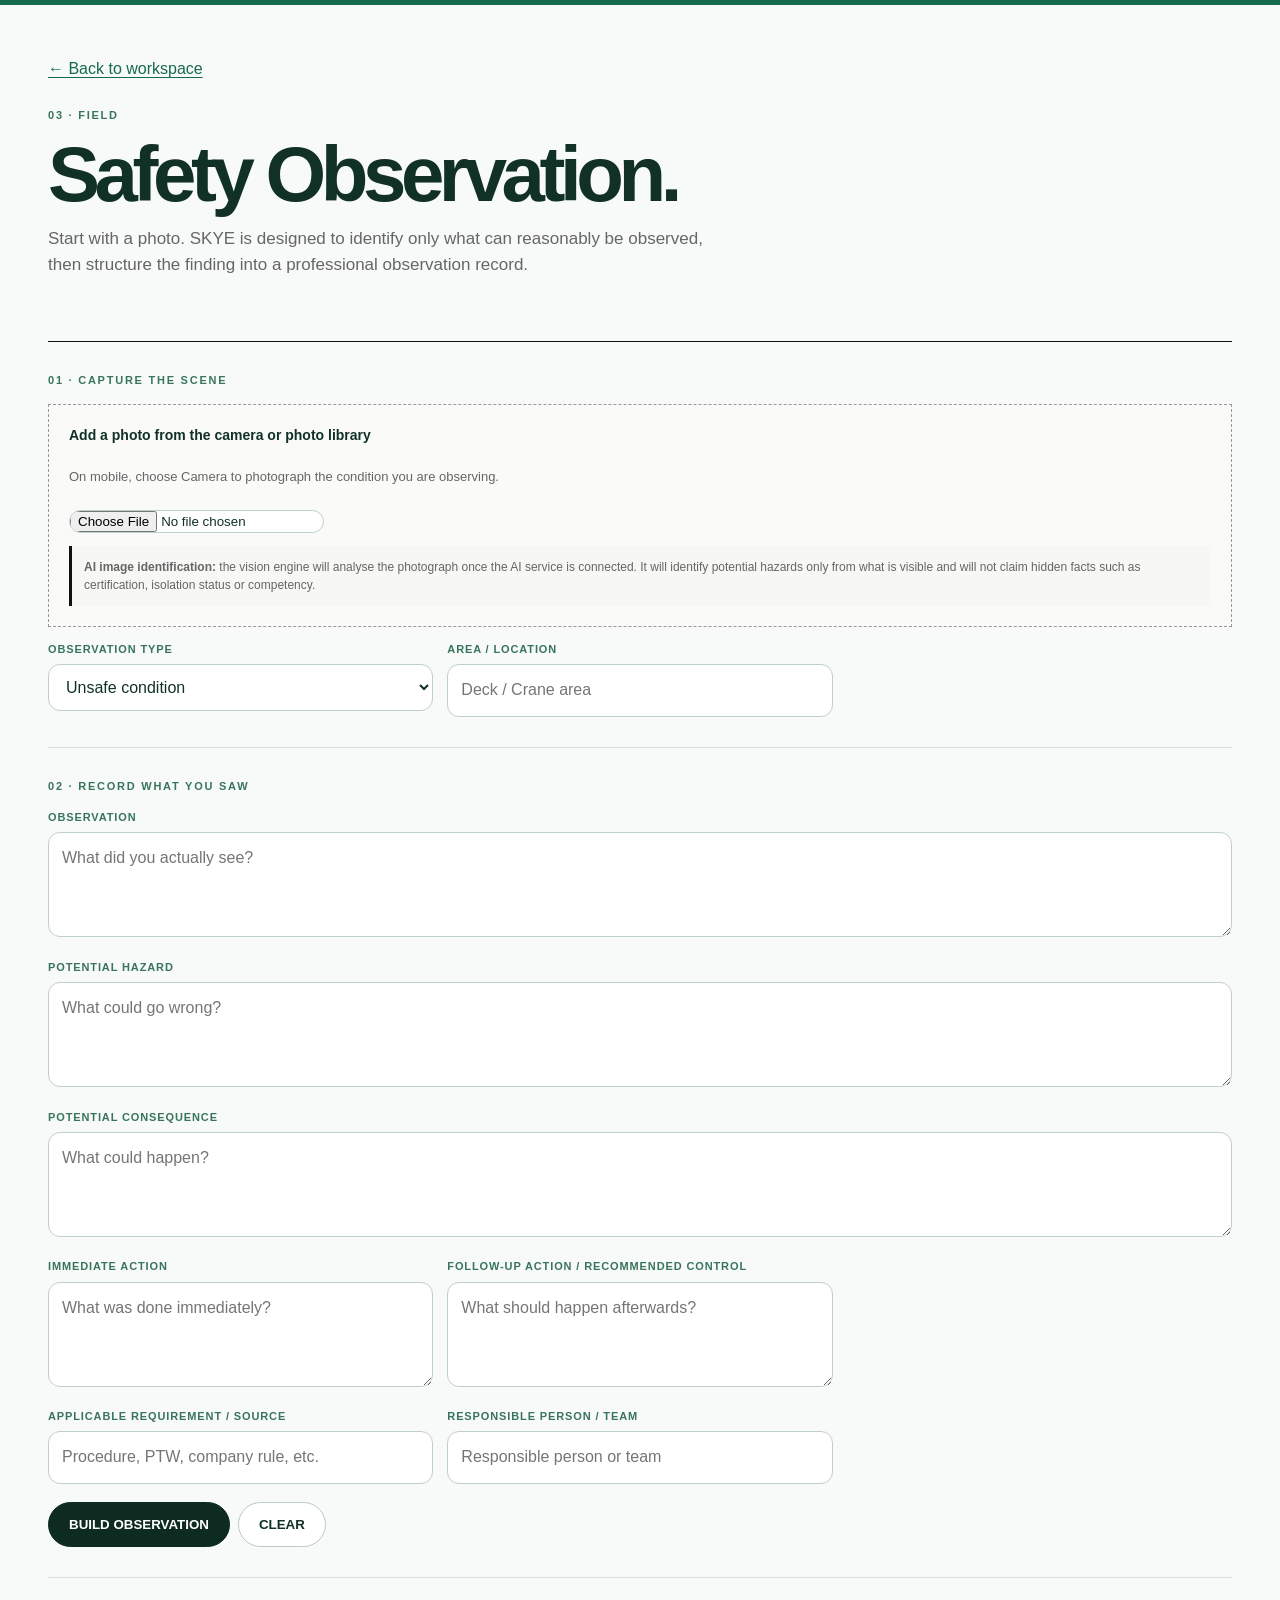
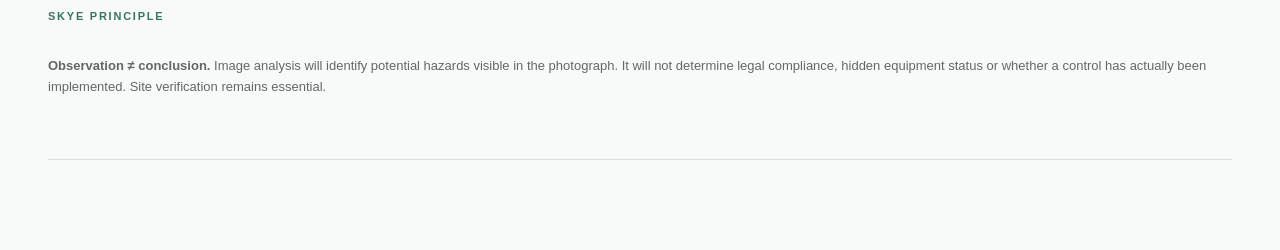
<file: safety-observation.html>
<!doctype html><html lang="en"><head><meta charset="utf-8"><meta name="viewport" content="width=device-width,initial-scale=1"><title>SKYE — Safety Observation</title><link rel="stylesheet" href="theme.css?v=20260811"><style>body{margin:0;background:#fff;color:#111;font-family:Inter,-apple-system,BlinkMacSystemFont,"Segoe UI",sans-serif}.wrap{max-width:1000px;margin:auto;padding:30px 24px 80px}.top{border-bottom:1px solid #111;padding:18px 0 45px}.back{color:#111}.eyebrow{font-size:11px;letter-spacing:.16em;text-transform:uppercase;font-weight:800;color:#777}.top h1{font-size:clamp(45px,7vw,78px);letter-spacing:-.07em;line-height:.9;margin:15px 0}.top p{max-width:680px;color:#666;font-size:17px}.card{padding:30px 0;border-bottom:1px solid #ddd}.grid{display:grid;grid-template-columns:1fr 1fr;gap:12px}.field{margin-top:14px}.field label{display:block;font-size:11px;text-transform:uppercase;letter-spacing:.08em;font-weight:800;margin-bottom:6px}.field input,.field select,.field textarea{width:100%;padding:13px;border:1px solid #ccc;background:#fff;font:inherit}.field textarea{min-height:105px;resize:vertical}.actions{display:flex;gap:8px;flex-wrap:wrap;margin-top:18px}.btn{padding:13px 18px;border:1px solid #111;background:#111;color:#fff;font-weight:800;cursor:pointer}.secondary{background:#fff;color:#111}.preview{border:1px solid #111;padding:24px;margin-top:18px;background:#fafafa}.photo-box{border:1px dashed #999;padding:20px;background:#fafaf8;margin-top:15px}.photo-preview{display:none;margin-top:15px;max-width:100%;max-height:420px;object-fit:contain;border:1px solid #ddd}.photo-preview.show{display:block}.ai-note{margin-top:12px;padding:12px;border-left:3px solid #111;background:#f7f7f5;color:#666;font-size:12px;line-height:1.5}.row{margin:10px 0;font-size:14px;line-height:1.55}.label{font-weight:800}.pill{display:inline-block;background:#111;color:#fff;padding:5px 8px;font:700 10px Arial,sans-serif;text-transform:uppercase}.note{padding:18px 0;color:#666;line-height:1.6;font-size:13px}@media(max-width:700px){.wrap{padding:20px 18px 60px}.grid{grid-template-columns:1fr}.top h1{font-size:52px}}@media print{.no-print{display:none!important}}</style></head><body><main class="wrap"><section class="top"><a class="back" href="workspace.html">← Back to workspace</a><div class="eyebrow" style="margin-top:25px">03 · Field</div><h1>Safety Observation.</h1><p>Start with a photo. SKYE is designed to identify only what can reasonably be observed, then structure the finding into a professional observation record.</p></section><section class="card"><div class="eyebrow">01 · Capture the scene</div><div class="photo-box"><label for="photo" style="display:block;font-weight:800;font-size:14px">Add a photo from the camera or photo library</label><p class="note" style="padding:8px 0">On mobile, choose Camera to photograph the condition you are observing.</p><input id="photo" type="file" accept="image/*" capture="environment" onchange="previewPhoto(event)"><img id="photoPreview" class="photo-preview" alt="Safety observation photo preview"><div class="ai-note"><strong>AI image identification:</strong> the vision engine will analyse the photograph once the AI service is connected. It will identify potential hazards only from what is visible and will not claim hidden facts such as certification, isolation status or competency.</div></div><div class="grid"><div class="field"><label>Observation type</label><select id="type"><option>Unsafe condition</option><option>Unsafe act</option><option>Positive observation</option><option>Near miss</option><option>Environmental</option></select></div><div class="field"><label>Area / location</label><input id="area" placeholder="Deck / Crane area"></div></div></section><section class="card"><div class="eyebrow">02 · Record what you saw</div><div class="field"><label>Observation</label><textarea id="observation" placeholder="What did you actually see?"></textarea></div><div class="field"><label>Potential hazard</label><textarea id="hazard" placeholder="What could go wrong?"></textarea></div><div class="field"><label>Potential consequence</label><textarea id="consequence" placeholder="What could happen?"></textarea></div><div class="grid"><div class="field"><label>Immediate action</label><textarea id="immediate" placeholder="What was done immediately?"></textarea></div><div class="field"><label>Follow-up action / recommended control</label><textarea id="followup" placeholder="What should happen afterwards?"></textarea></div></div><div class="grid"><div class="field"><label>Applicable requirement / source</label><input id="requirement" placeholder="Procedure, PTW, company rule, etc."></div><div class="field"><label>Responsible person / team</label><input id="owner" placeholder="Responsible person or team"></div></div><div class="actions"><button class="btn" onclick="generateRecord()">BUILD OBSERVATION</button><button class="btn secondary" onclick="clearForm()">CLEAR</button></div></section><section class="card" id="result" style="display:none"><div class="eyebrow">03 · Review</div><h2>Observation record</h2><p class="note">Review the wording before submitting it through the company's reporting process.</p><div id="preview" class="preview"></div><div class="actions no-print"><button class="btn" onclick="window.print()">PRINT / SAVE PDF</button><button class="btn secondary" onclick="copyRecord()">COPY TEXT</button></div><div id="copyStatus" class="note"></div></section><section class="card"><div class="eyebrow">SKYE principle</div><p class="note"><strong>Observation ≠ conclusion.</strong> Image analysis will identify potential hazards visible in the photograph. It will not determine legal compliance, hidden equipment status or whether a control has actually been implemented. Site verification remains essential.</p></section></main><script>const esc=v=>String(v??'').replace(/[&<>\'"]/g,c=>({'&':'&amp;','<':'&lt;','>':'&gt;',"'":'&#39;','"':'&quot;'}[c]));function v(id){return document.getElementById(id).value.trim()}function previewPhoto(e){const f=e.target.files?.[0],img=document.getElementById('photoPreview');if(!f){img.classList.remove('show');img.removeAttribute('src');return}if(!f.type.startsWith('image/')){alert('Please select an image.');e.target.value='';return}img.src=URL.createObjectURL(f);img.classList.add('show')}function generateRecord(){const obs=v('observation');if(!obs){alert('Enter the observation first.');return}const photo=document.getElementById('photo').files?.[0];const fields=[['Observation',obs],['Potential hazard',v('hazard')],['Potential consequence',v('consequence')],['Applicable requirement / source',v('requirement')],['Recommended control / follow-up',v('followup')],['Immediate action',v('immediate')],['Responsible person / team',v('owner')]];document.getElementById('preview').innerHTML=(photo?'<div class="row"><span class="pill">PHOTO ATTACHED</span></div>':'')+'<div class="row"><span class="label">Type:</span> '+esc(v('type')||'Observation')+'</div><div class="row"><span class="label">Area:</span> '+esc(v('area')||'Not specified')+'</div>'+fields.map(([a,b])=>'<div class="row"><span class="label">'+a+':</span><br>'+esc(b||'Not specified')+'</div>').join('');document.getElementById('result').style.display='block';document.getElementById('result').scrollIntoView({behavior:'smooth'})}function clearForm(){document.querySelectorAll('input,textarea').forEach(x=>x.value='');const img=document.getElementById('photoPreview');img.classList.remove('show');img.removeAttribute('src');document.getElementById('result').style.display='none'}async function copyRecord(){const text=`Safety Observation\nType: ${v('type')}\nArea: ${v('area')}\nObservation: ${v('observation')}\nPotential hazard: ${v('hazard')}\nPotential consequence: ${v('consequence')}\nApplicable requirement/source: ${v('requirement')}\nImmediate action: ${v('immediate')}\nRecommended control/follow-up: ${v('followup')}\nResponsible person/team: ${v('owner')}`;try{await navigator.clipboard.writeText(text);document.getElementById('copyStatus').textContent='Copied to clipboard.'}catch(e){document.getElementById('copyStatus').textContent='Copy unavailable — use Print / Save PDF.'}}</script></body></html>
</file>
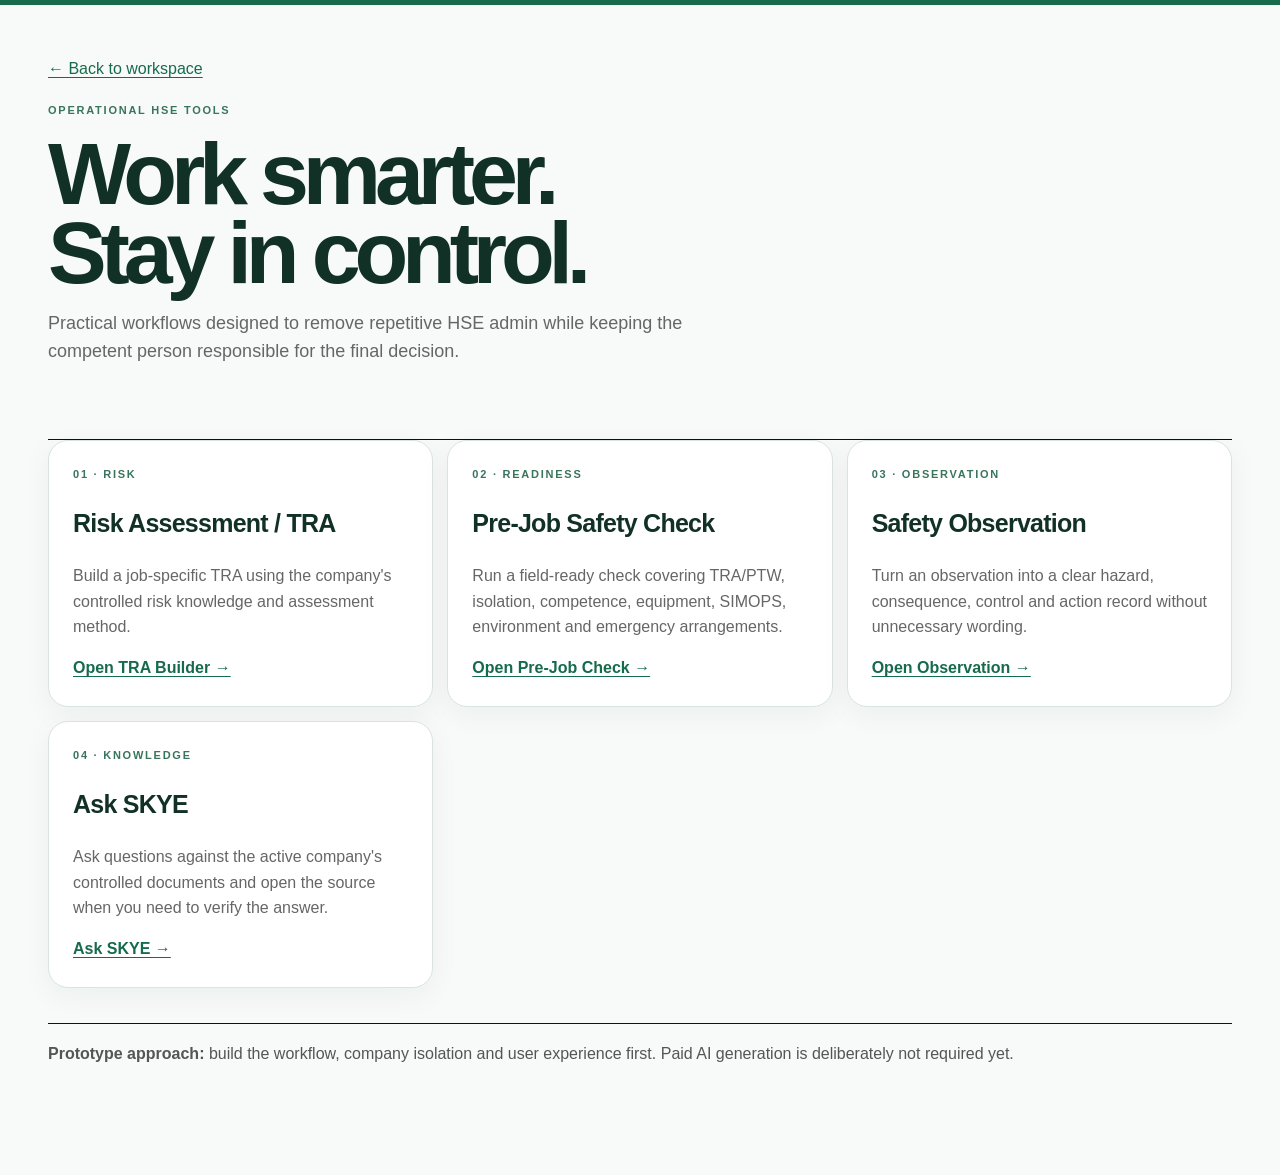
<file: tools.html>
<!doctype html><html lang="en"><head><meta charset="utf-8"><meta name="viewport" content="width=device-width,initial-scale=1"><title>SKYE — HSE Tools</title><link rel="stylesheet" href="theme.css?v=20260811"><style>body{margin:0;font-family:Inter,-apple-system,BlinkMacSystemFont,"Segoe UI",sans-serif;color:#111;background:#fff}.wrap{max-width:1180px;margin:auto;padding:30px 24px 80px}.top{border-bottom:1px solid #111;padding:18px 0 55px}.eyebrow{font-size:11px;letter-spacing:.16em;text-transform:uppercase;font-weight:800;color:#777}.top h1{font-size:clamp(48px,8vw,88px);letter-spacing:-.07em;line-height:.9;margin:15px 0}.top p{max-width:650px;color:#666;font-size:18px}.back{display:inline-block;color:#111;margin-bottom:20px}.grid{display:grid;grid-template-columns:1fr 1fr;border-bottom:1px solid #111}.card{padding:30px 20px;border-bottom:1px solid #e8e8e8}.card:nth-child(odd){border-right:1px solid #e8e8e8}.card h2{font-size:25px;letter-spacing:-.03em}.card p{color:#666;max-width:480px;line-height:1.6}.card a{color:#111;font-weight:800}.note{margin-top:35px;padding:18px 0;border-top:1px solid #111;color:#555}@media(max-width:700px){.wrap{padding:20px 18px 60px}.grid{grid-template-columns:1fr}.card:nth-child(odd){border-right:0}.top h1{font-size:52px}}</style></head><body><main class="wrap"><section class="top"><a class="back" href="workspace.html">← Back to workspace</a><div class="eyebrow">Operational HSE tools</div><h1>Work smarter.<br>Stay in control.</h1><p>Practical workflows designed to remove repetitive HSE admin while keeping the competent person responsible for the final decision.</p></section><section class="grid"><article class="card"><div class="eyebrow">01 · Risk</div><h2>Risk Assessment / TRA</h2><p>Build a job-specific TRA using the company's controlled risk knowledge and assessment method.</p><a href="tra.html">Open TRA Builder →</a></article><article class="card"><div class="eyebrow">02 · Readiness</div><h2>Pre-Job Safety Check</h2><p>Run a field-ready check covering TRA/PTW, isolation, competence, equipment, SIMOPS, environment and emergency arrangements.</p><a href="prejob.html">Open Pre-Job Check →</a></article><article class="card"><div class="eyebrow">03 · Observation</div><h2>Safety Observation</h2><p>Turn an observation into a clear hazard, consequence, control and action record without unnecessary wording.</p><a href="safety-observation.html">Open Observation →</a></article><article class="card"><div class="eyebrow">04 · Knowledge</div><h2>Ask SKYE</h2><p>Ask questions against the active company's controlled documents and open the source when you need to verify the answer.</p><a href="workspace.html#ask">Ask SKYE →</a></article></section><div class="note"><strong>Prototype approach:</strong> build the workflow, company isolation and user experience first. Paid AI generation is deliberately not required yet.</div></main></body></html>
</file>
<file: theme.css>
:root{--skye-ink:#123126;--skye-muted:#60736b;--skye-line:#d9e4de;--skye-soft:#f2f7f4;--skye-white:#fff;--skye-accent:#176b4d;--skye-dark:#0d2b21;--skye-mid:#2f8061;--skye-pale:#e5f0ea;--green:#176b4d!important;--blue:#176b4d!important;--blue2:#176b4d!important;--bg:#f7faf8!important;--card:#fff!important;--text:#123126!important;--muted:#60736b!important;--line:#d9e4de!important}
*{box-sizing:border-box}html{scroll-behavior:smooth}body{background:#f7faf8!important;color:#123126!important;font-family:Inter,-apple-system,BlinkMacSystemFont,"Segoe UI",Arial,sans-serif!important;line-height:1.55}body:before{content:"";display:block;height:5px;background:#176b4d;width:100%}
header{background:rgba(247,250,248,.94)!important;color:#123126!important;border-bottom:1px solid #d9e4de!important;padding:22px 24px!important;position:sticky!important;top:0!important;z-index:30!important;backdrop-filter:blur(14px)}header .top{max-width:1180px!important}header h1{font-size:23px!important;letter-spacing:-.04em!important;color:#123126!important}header p{color:#60736b!important;opacity:1!important}.workspace{color:#123126!important}header .logout,.logout{background:#0d2b21!important;color:#fff!important;border:1px solid #0d2b21!important;border-radius:999px!important;padding:11px 18px!important}
main{max-width:1240px!important;margin:0 auto!important;padding:34px 28px 90px!important}.grid{grid-template-columns:repeat(3,1fr)!important;gap:14px!important;border:0!important}.grid .card{border:1px solid #d9e4de!important;border-radius:20px!important;box-shadow:0 8px 30px rgba(18,49,38,.05)!important;padding:25px 24px!important;background:#fff!important}.metric{font-size:34px!important;letter-spacing:-.05em;color:#123126!important}
.hero{background:linear-gradient(90deg,rgba(247,250,248,.97) 0%,rgba(247,250,248,.9) 34%,rgba(18,49,38,.3) 70%,rgba(18,49,38,.1) 100%),url('assets/offshore-bg.jpg') center right/cover no-repeat!important;border:1px solid #d9e4de!important;border-radius:28px!important;padding:62px 48px 58px!important;position:relative;overflow:hidden;box-shadow:0 16px 45px rgba(18,49,38,.1)!important;min-height:430px!important}.hero:after{content:"";position:absolute;right:-100px;bottom:-150px;width:460px;height:460px;border-radius:50%;background:radial-gradient(circle,rgba(169,208,189,.45) 0%,rgba(220,236,228,.18) 42%,transparent 70%);opacity:.72;pointer-events:none}.hero>*{position:relative;z-index:1}.eyebrow{color:#39745c!important;font-weight:800!important;letter-spacing:.16em!important}.hero h1{color:#123126!important;font-size:clamp(48px,7vw,82px)!important;line-height:.92!important;letter-spacing:-.07em!important;max-width:850px!important}.hero p{color:#52685f!important;font-size:18px!important;max-width:690px!important}.nav{display:flex!important;gap:10px!important;flex-wrap:wrap!important;margin-top:28px!important}.nav a{color:#123126!important;text-decoration:none!important;border:1px solid #b9cdc2!important;background:rgba(255,255,255,.62)!important;padding:11px 16px!important;border-radius:999px!important;font-size:13px!important}.nav a.primary{background:#0d2b21!important;color:#fff!important;border-color:#0d2b21!important}
.stats{display:grid;grid-template-columns:repeat(3,1fr);gap:14px!important;border:0!important;margin-top:18px}.stat{padding:25px 24px!important;border:1px solid #d9e4de!important;border-radius:20px!important;background:#fff!important;box-shadow:0 8px 25px rgba(18,49,38,.04)!important}.stat strong{font-size:30px;display:block;color:#123126}.stat span{font-size:12px;color:#708078}
.section{padding:58px 0!important;border-bottom:1px solid #d9e4de!important}.section h2{font-size:38px!important;letter-spacing:-.055em!important;margin:0 0 10px!important;color:#123126!important}.section-intro{color:#60736b!important;max-width:680px;margin:0 0 28px!important}.askbox{display:grid;grid-template-columns:1fr auto;gap:10px}.askbox input{padding:17px 18px!important;border:1px solid #bfd0c7!important;border-radius:14px!important;background:#fff!important;font:inherit}.btn{padding:14px 20px!important;border:1px solid #0d2b21!important;background:#0d2b21!important;color:#fff!important;font-weight:800!important;border-radius:999px!important;cursor:pointer}.btn.secondary{background:#fff!important;color:#123126!important;border-color:#b9cdc2!important}.answer{margin-top:20px}.answer-card{background:#fff!important;border:1px solid #c9d9d1!important;border-radius:20px!important;padding:26px!important;box-shadow:0 10px 30px rgba(18,49,38,.05)!important}.label{display:inline-block;background:#e1efe8!important;color:#176b4d!important;padding:7px 10px!important;font-size:10px!important;text-transform:uppercase;font-weight:800;letter-spacing:.08em;border-radius:999px!important}.answer-card h3{font-size:25px!important;margin:14px 0 9px!important;color:#123126!important}.answer-card p{line-height:1.7;margin:0;color:#52685f!important}.source{margin-top:14px!important;border-top:1px solid #d9e4de!important;padding-top:15px!important;background:#f2f7f4!important;border-radius:14px!important;padding:16px!important}.source a{font-weight:800;color:#176b4d!important}
.docs{display:grid;grid-template-columns:1fr 1fr;gap:14px!important;border:0!important}.doc{padding:22px!important;border:1px solid #d9e4de!important;border-radius:18px!important;background:#fff!important;box-shadow:0 7px 22px rgba(18,49,38,.04)!important}.doc:nth-child(odd),.doc:nth-child(even){border-right:1px solid #d9e4de!important;padding-right:22px!important;padding-left:22px!important}.doc-name{font-size:16px!important;color:#123126!important}.meta{font-size:12px;color:#708078;margin-top:6px}.upload{display:grid;grid-template-columns:1.4fr 1fr .6fr auto;gap:10px;align-items:end;border-top:1px solid #d9e4de!important;padding-top:25px!important}.field label{color:#39745c!important}.field input,.field select{width:100%;padding:13px!important;border:1px solid #bfd0c7!important;border-radius:12px!important;background:#fff!important;font:inherit}.status{margin-top:12px;padding:12px 14px!important;border-left:3px solid #176b4d!important;border-radius:8px!important;background:#edf6f1!important;font-size:13px}.status.ok{background:#edf6f1!important;color:#246b3a!important;border-left-color:#246b3a!important}.status.err{background:#faf0ef!important;color:#9d2424!important;border-left-color:#9d2424!important}.status.warn{background:#f7f7f3!important;color:#555!important;border-left-color:#777!important}
.tools{display:grid;grid-template-columns:repeat(3,1fr);gap:14px!important;border:0!important}.tool{background:#fff!important;border:1px solid #d9e4de!important;border-radius:20px!important;padding:28px 24px!important;box-shadow:0 8px 25px rgba(18,49,38,.04)!important}.tool:last-child{border-right:1px solid #d9e4de!important}.tool h3{font-size:20px!important;margin:0 0 9px!important;color:#123126!important}.tool p{font-size:13px;color:#60736b;min-height:58px}.tool a{font-weight:800;color:#176b4d!important;text-decoration:none!important}.tool .tag{color:#176b4d!important}
button{border-radius:999px!important;min-height:44px!important}button:hover{transform:none!important;opacity:.9}input,select,textarea{border:1px solid #bfd0c7!important;border-radius:12px!important;background:#fff!important;color:#123126!important;box-shadow:none!important}input:focus,select:focus,textarea:focus{outline:2px solid #7fb49b!important;outline-offset:1px}.badge,.classification{background:#176b4d!important;color:#fff!important;border-radius:999px!important}.empty{padding:28px;color:#708078;border:1px dashed #b9cdc2!important;border-radius:18px!important;background:#fff!important}
.notice{background:#edf6f1!important;color:#2d5143!important;border-left:4px solid #176b4d!important;border-radius:14px!important;padding:18px!important}.notice strong{color:#123126!important}footer{max-width:1240px!important;margin:0 auto!important;padding:28px 24px!important;border-top:1px solid #d9e4de!important;color:#708078!important;background:#f7faf8!important}
#login{max-width:720px!important;margin:12vh auto!important;background:#fff!important;border:1px solid #d9e4de!important;border-radius:24px!important;box-shadow:0 18px 50px rgba(18,49,38,.08)!important;padding:50px 28px!important}#login h1{font-size:48px!important;letter-spacing:-.06em!important;color:#123126!important}#login p{color:#60736b!important}#login button{border-radius:999px!important}#login .primary{background:#0d2b21!important}
a{color:#176b4d!important;text-decoration-thickness:1px!important;text-underline-offset:3px}
/* Dashboard section order: Ask SKYE first, HSE tools second, company knowledge third. */
body:has(#knowledge) main{display:flex!important;flex-direction:column!important}
body:has(#knowledge) main>.hero{order:0}
body:has(#knowledge) main>.stats{order:1}
body:has(#knowledge) main>#ask{order:2}
body:has(#knowledge) main>#tools{order:3}
body:has(#knowledge) main>#knowledge{order:4}
body:has(#knowledge) main>.section:not(#ask):not(#knowledge):not(#tools){order:5}
body:has(#knowledge) #tools .eyebrow{font-size:0!important}
body:has(#knowledge) #tools .eyebrow:after{content:"02 · Operational tools";font-size:12px!important}
body:has(#knowledge) #knowledge .eyebrow{font-size:0!important}
body:has(#knowledge) #knowledge .eyebrow:after{content:"03 · Controlled knowledge";font-size:12px!important}
body:has(#knowledge) .hero .nav{display:flex!important}
body:has(#knowledge) .hero .nav a:nth-child(2){order:3}
body:has(#knowledge) .hero .nav a:nth-child(3){order:2}
@media(max-width:800px){main{padding:28px 18px 70px!important}.hero{padding:44px 26px 42px!important;border-radius:22px!important;min-height:360px!important;background:linear-gradient(90deg,rgba(247,250,248,.98) 0%,rgba(247,250,248,.88) 55%,rgba(18,49,38,.3) 100%),url('assets/offshore-bg.jpg') center right/cover no-repeat!important}.hero h1{font-size:48px!important}.stats,.tools,.docs{grid-template-columns:1fr!important}.stat,.tool{border-right:1px solid #d9e4de!important}.doc:nth-child(odd),.doc:nth-child(even){border-right:1px solid #d9e4de!important;padding:20px!important}.upload,.askbox{grid-template-columns:1fr}.section{padding:45px 0!important}.section h2{font-size:30px!important}#login{margin:8vh auto!important;padding:36px 20px!important}#login h1{font-size:38px!important}}
</file>
